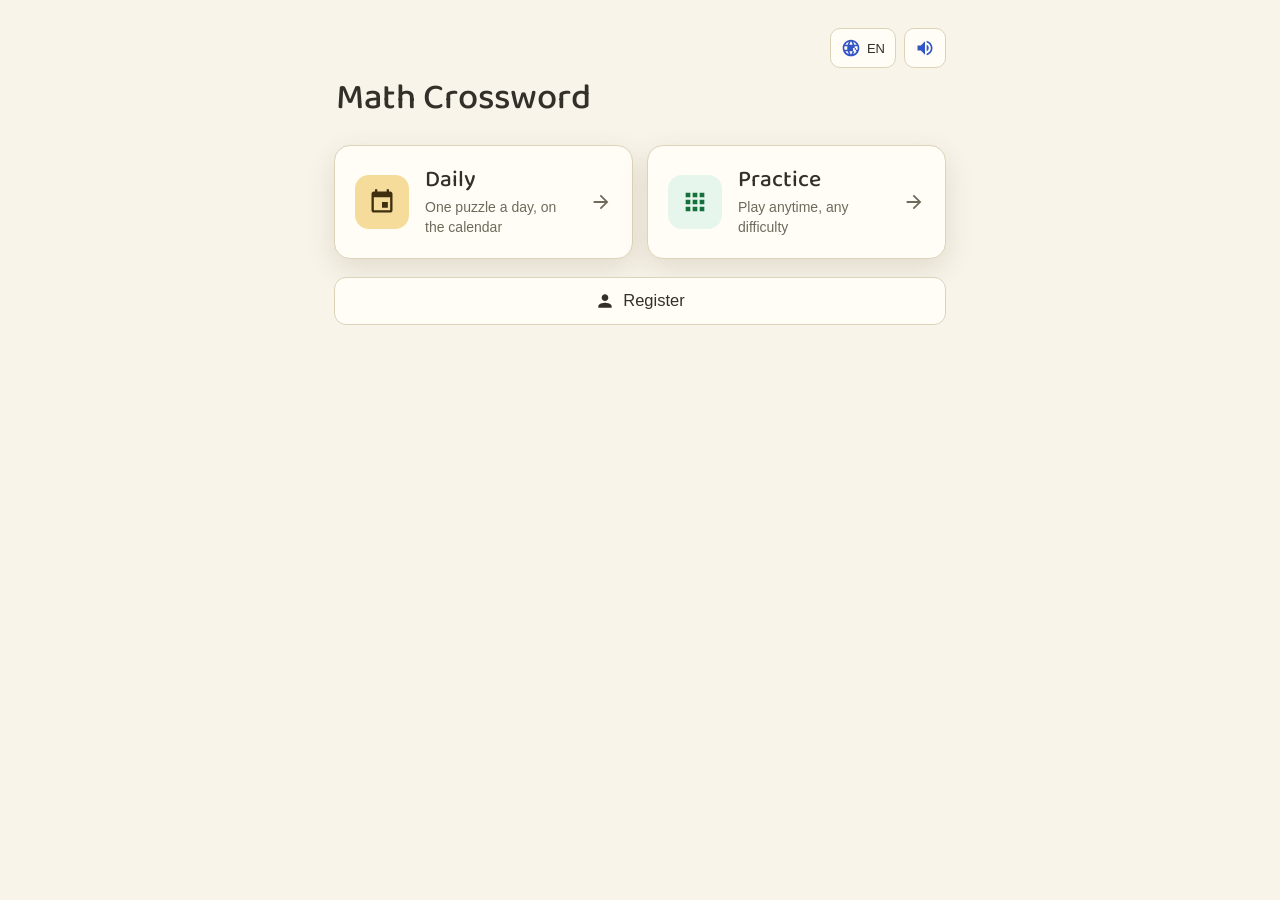
<file: index.html>
<!doctype html>
<html lang="en">
  <head>
    <meta charset="utf-8" />
    <meta name="viewport" content="width=device-width, initial-scale=1, viewport-fit=cover" />
    <meta name="color-scheme" content="light dark" />
    <link rel="icon" href="data:," />
    <title>Math Crossword</title>
    <link rel="preconnect" href="https://fonts.googleapis.com" />
    <link rel="preconnect" href="https://fonts.gstatic.com" crossorigin />
    <link href="https://fonts.googleapis.com/css2?family=Baloo+2:wght@400;500;700&display=swap" rel="stylesheet" />
    <link rel="stylesheet" href="css/game.css" />
    <link rel="stylesheet" href="css/home.css" />
  </head>
  <body>
    <!-- App shell: three views in one page, mirroring the standalone
         files main.html (menu), game.html (the game) and
         calendar.html (the month calendar). nav.js switches views by
         hash route: #/ menu, #/game game, #/calendar calendar. -->

    <!-- ============ main menu (main.html) ============ -->
    <section id="viewMain">
      <main class="home-wrap">
        <!-- language and sound live on the landing page (moved
             here from the game page's top bar at the user's
             request); main.js wires them by id, exactly as before -->
        <div class="home-tools">
          <div class="lang-wrap">
            <button class="btn lang-btn" id="langBtn" type="button" aria-haspopup="menu" aria-expanded="false" aria-label="语言 / Language" title="语言 / Language">
              <svg viewBox="0 0 24 24" fill="currentColor" aria-hidden="true" focusable="false"><use href="assets/icons/sprite.svg#globe"></use></svg>
              <span class="lang-code" id="langCode">EN</span>
            </button>
            <div class="lang-menu" id="langMenu" role="menu" aria-label="Language / 语言">
              <button type="button" role="menuitemradio" data-lang="en" aria-checked="true"><span>English</span><span class="check" aria-hidden="true">✓</span></button>
              <button type="button" role="menuitemradio" data-lang="zh" aria-checked="false"><span>中文</span><span class="check" aria-hidden="true">✓</span></button>
            </div>
          </div>
          <button class="btn sound-btn" id="soundBtn" type="button" aria-pressed="true" aria-label="Turn off the placement sound" title="Turn off the placement sound">
            <svg class="icon-sound-on" viewBox="0 0 24 24" fill="currentColor" aria-hidden="true" focusable="false"><use href="assets/icons/sprite.svg#sound-on"></use></svg>
            <svg class="icon-sound-off" viewBox="0 0 24 24" fill="currentColor" aria-hidden="true" focusable="false"><use href="assets/icons/sprite.svg#sound-off"></use></svg>
          </button>
        </div>

        <!-- the heading shows the game's name in the selected
             language only — never both at once; main.js and
             view.js keep #homeTitle in step with the language -->
        <header class="home-head">
          <h1 id="homeTitle">Math Crossword</h1>
        </header>

        <nav class="menu-list" id="menuList" aria-label="Choose a mode">
          <a class="menu-card" href="#/calendar">
            <span class="menu-icon daily">
              <svg viewBox="0 0 24 24" fill="currentColor" aria-hidden="true" focusable="false"><use href="assets/icons/sprite.svg#calendar"></use></svg>
            </span>
            <span class="menu-text">
              <span class="menu-label" id="menuDailyLabel">Daily</span>
              <span class="menu-desc" id="menuDailyDesc">One puzzle a day, on the calendar</span>
            </span>
            <svg class="menu-arrow" viewBox="0 0 24 24" fill="currentColor" aria-hidden="true" focusable="false"><use href="assets/icons/sprite.svg#back"></use></svg>
          </a>

          <a class="menu-card" href="#/game">
            <span class="menu-icon main">
              <svg viewBox="0 0 24 24" fill="currentColor" aria-hidden="true" focusable="false"><use href="assets/icons/sprite.svg#grid"></use></svg>
            </span>
            <span class="menu-text">
              <span class="menu-label" id="menuMainLabel">Practice</span>
              <span class="menu-desc" id="menuMainDesc">Play anytime, any difficulty</span>
            </span>
            <svg class="menu-arrow" viewBox="0 0 24 24" fill="currentColor" aria-hidden="true" focusable="false"><use href="assets/icons/sprite.svg#back"></use></svg>
          </a>
        </nav>

        <!-- register: a player name kept on this device only.
             The button sits at the bottom of the landing page;
             tapping it opens the popup below, where the player
             enters a name. main.js wires it to MC.Player, which
             stores the names in localStorage and refuses a name
             that is already registered. Once a name is registered
             the user is recognized, so the button is hidden and
             only the names list below remains. -->
        <div class="register-area">
          <button class="btn register-btn" id="registerBtn" type="button" aria-haspopup="dialog">
            <svg viewBox="0 0 24 24" fill="currentColor" aria-hidden="true" focusable="false"><use href="assets/icons/sprite.svg#person"></use></svg>
            <span id="registerBtnLabel">Register</span>
          </button>
          <p class="player-list hidden" id="playerList"></p>
        </div>
      </main>

      <!-- register popup: the name is entered here; a name that
           is already registered shows its error inside this
           popup (in #registerError) and nothing is saved -->
      <div class="register-overlay" id="registerOverlay">
        <div class="register-dialog" role="dialog" aria-modal="true" aria-labelledby="registerTitle">
          <h2 id="registerTitle">Register</h2>
          <form id="registerForm" novalidate>
            <label class="register-label" id="registerNameLabel" for="playerNameInput">Player name</label>
            <input class="register-input" id="playerNameInput" type="text" maxlength="24" autocomplete="off" autocapitalize="words" placeholder="Your name" aria-describedby="registerError" />
            <p class="register-error hidden" id="registerError" role="alert"></p>
            <p class="register-hint" id="registerHint">Kept on this device only.</p>
            <div class="register-actions">
              <button class="btn" id="registerCancelBtn" type="button">Cancel</button>
              <button class="btn primary" id="registerSaveBtn" type="submit">Save</button>
            </div>
          </form>
        </div>
      </div>
    </section>

    <!-- ============ the game (game.html) ============ -->
    <section id="viewGame" class="hidden">
      <main class="wrap">
        <div class="view-bar">
          <a class="back-link" id="gameBackLink" href="#/" aria-label="Back to menu">
            <svg viewBox="0 0 24 24" fill="currentColor" aria-hidden="true" focusable="false"><use href="assets/icons/sprite.svg#back"></use></svg>
          </a>
        </div>

        <div class="statusbar">
          <div class="stats" aria-live="polite">
            <span><span class="label" id="labelMistakes">Mistakes</span><span class="val num" id="mistakes">0/5</span></span>
            <span><span class="label" id="labelTime">Time</span><span class="val num" id="timer">00:00</span></span>
            <span><span class="label" id="labelHints">Hints</span><span class="val num" id="hints">0</span></span>
          </div>
          <div class="actions">
            <button class="btn reset-btn" id="resetBtn" type="button" aria-label="Reset this round — asks for confirmation first" title="Reset this round — asks for confirmation first">
              <svg viewBox="0 0 24 24" fill="currentColor" aria-hidden="true" focusable="false"><use href="assets/icons/sprite.svg#reset"></use></svg>
            </button>
            <button class="btn pause-btn" id="pauseBtn" type="button" aria-pressed="false" aria-label="Pause" title="Pause">
              <svg class="icon-pause" viewBox="0 0 24 24" fill="currentColor" aria-hidden="true" focusable="false"><use href="assets/icons/sprite.svg#pause"></use></svg>
              <svg class="icon-play" viewBox="0 0 24 24" fill="currentColor" aria-hidden="true" focusable="false"><use href="assets/icons/sprite.svg#play"></use></svg>
            </button>
            <button class="btn hint-btn" id="hintBtn" type="button" aria-label="Hint: fill in one correct number" title="Hint">
              <svg viewBox="0 0 24 24" fill="currentColor" aria-hidden="true" focusable="false"><use href="assets/icons/sprite.svg#hint"></use></svg>
            </button>
          </div>
        </div>

        <div class="difficulties" id="diffGroup" role="group" aria-label="Difficulty">
          <button type="button" data-diff="easy" aria-pressed="false">Easy</button>
          <button type="button" data-diff="medium" aria-pressed="true">Medium</button>
          <button type="button" data-diff="hard" aria-pressed="false">Hard</button>
          <button type="button" data-diff="expert" aria-pressed="false">Expert</button>
        </div>

        <div class="board-shell" id="boardShell">
          <div class="board num" id="board" aria-label="Math crossword board"></div>
          <div class="toast" id="toast" role="alert"></div>

          <div class="overlay" id="pauseOverlay">
            <h2 id="pauseTitle">Paused</h2>
            <p id="pauseText">Take a break — continue when you’re ready.</p>
            <div class="row">
              <button class="btn primary" id="resumeBtn" type="button">Resume</button>
            </div>
          </div>

          <div class="overlay end-overlay" id="endOverlay">
            <div class="end-solution-wrap hidden" id="endSolutionWrap">
              <div class="end-solution-label" id="endSolutionLabel">Your completed answer</div>
              <div class="end-solution num" id="endSolution" aria-label="Completed answer"></div>
            </div>
            <h2 id="endTitle">Done!</h2>
            <p id="endText"></p>
            <div class="row">
              <button class="btn" id="retryBtn" type="button">Try again</button>
              <button class="btn primary" id="againBtn" type="button">New puzzle</button>
              <!-- shown only when a Daily round is completed (won):
                   it is the way onward from a finished day, back to
                   the calendar, so the top-left back arrow is hidden
                   in that state (view.js drives both) -->
              <button class="btn primary hidden" id="continueBtn" type="button">Continue</button>
            </div>
          </div>

          <div class="overlay" id="resetConfirmOverlay" role="alertdialog" aria-labelledby="resetConfirmTitle" aria-describedby="resetConfirmText">
            <h2 id="resetConfirmTitle">Reset this round?</h2>
            <p id="resetConfirmText">Resetting clears the numbers you’ve placed, and mistakes and time start over.</p>
            <div class="row">
              <button class="btn" id="resetNoBtn" type="button">No</button>
              <button class="btn primary" id="resetYesBtn" type="button">Yes</button>
            </div>
          </div>
        </div>

        <div class="bank-head">
          <span class="t" id="bankTitle">Number tiles</span>
          <span class="bank-tools">
            <span class="p" id="progress">Filled 0 / 0</span>
            <button class="btn sort-btn" id="sortBtn" type="button" aria-pressed="false" aria-label="Sort tiles from smallest to largest" title="Sort tiles from smallest to largest">
              <svg viewBox="0 0 24 24" fill="currentColor" aria-hidden="true" focusable="false"><use href="assets/icons/sprite.svg#sort"></use></svg>
            </button>
            <button class="btn sort-btn undo-btn" id="undoBtn" type="button" aria-label="Undo last move" title="Undo last move" disabled>
              <svg viewBox="0 0 24 24" fill="currentColor" aria-hidden="true" focusable="false"><use href="assets/icons/sprite.svg#undo"></use></svg>
            </button>
            <button class="btn fullscreen-btn" id="fullscreenBtn" type="button" aria-pressed="false" aria-label="Full screen" title="Full screen">
              <!-- fullscreen glyphs are inlined (paths copied verbatim from
                   assets/icons/fullscreen.svg and fullscreen-exit.svg):
                   the external sprite <use> for these two symbols failed
                   to render on the live page, leaving an empty button,
                   while the other icons resolved fine. -->
              <svg class="icon-fullscreen" viewBox="0 0 24 24" fill="currentColor" aria-hidden="true" focusable="false"><path d="M7 14H5v5h5v-2H7v-3zm-2-4h2V7h3V5H5v5zm12 7h-3v2h5v-5h-2v3zM14 5v2h3v3h2V5h-5z"/></svg>
              <svg class="icon-fullscreen-exit" viewBox="0 0 24 24" fill="currentColor" aria-hidden="true" focusable="false"><path d="M5 16h3v3h2v-5H5v2zm3-8H5v2h5V5H8v3zm6 11h2v-3h3v-2h-5v5zm2-11V5h-2v5h5V8h-3z"/></svg>
            </button>
          </span>
        </div>
        <div class="bank num" id="bank" aria-label="Number tiles"></div>
      </main>
    </section>

    <!-- ============ calendar (calendar.html) ============ -->
    <section id="viewCalendar" class="hidden">
      <main class="home-wrap">
        <div class="view-bar">
          <a class="back-link" href="#/" aria-label="Back to menu">
            <svg viewBox="0 0 24 24" fill="currentColor" aria-hidden="true" focusable="false"><use href="assets/icons/sprite.svg#back"></use></svg>
          </a>
        </div>

        <div class="cal-panel">
          <div class="cal-header">
            <button class="cal-nav-btn" id="calPrevBtn" type="button" aria-label="Previous month" title="Previous month">
              <svg viewBox="0 0 24 24" fill="currentColor" aria-hidden="true" focusable="false"><use href="assets/icons/sprite.svg#back"></use></svg>
            </button>
            <h2 class="cal-title num" id="calTitle">Month</h2>
            <button class="cal-nav-btn cal-next-btn" id="calNextBtn" type="button" aria-label="Next month" title="Next month">
              <svg viewBox="0 0 24 24" fill="currentColor" aria-hidden="true" focusable="false"><use href="assets/icons/sprite.svg#back"></use></svg>
            </button>
          </div>

          <div class="cal-weekdays" aria-hidden="true">
            <span>Sun</span><span>Mon</span><span>Tue</span><span>Wed</span><span>Thu</span><span>Fri</span><span>Sat</span>
          </div>
          <div class="cal-grid num" id="calGrid" role="grid" aria-label="Calendar month"></div>
        </div>
      </main>
    </section>

    <!-- ============ unit tests (#/tests) ============ -->
    <section id="viewTests" class="hidden">
      <main class="home-wrap">
        <div class="view-bar">
          <a class="back-link" href="#/" aria-label="Back to menu">
            <svg viewBox="0 0 24 24" fill="currentColor" aria-hidden="true" focusable="false"><use href="assets/icons/sprite.svg#back"></use></svg>
          </a>
        </div>

        <div class="tests-panel">
          <h2 class="tests-title" id="testsTitle">Unit tests</h2>
          <p class="tests-summary" id="testsSummary"></p>
          <div class="tests-actions">
            <button class="btn primary" id="testsRunBtn" type="button">Run again</button>
          </div>
          <ul class="tests-list" id="testsList"></ul>
        </div>
      </main>
    </section>

    <!-- Modules split by concern, loaded in dependency order as
         classic scripts (the artifact runtime serves them from
         assets/js/): config -> i18n -> ops -> puzzle -> solver ->
         daily -> player -> audio -> state -> drag -> view ->
         main -> calendar -> tests -> nav. main.js wires the game but defers its
         first puzzle while the menu view exists; nav.js boots it
         when the game view opens. -->
    <script src="js/config.js"></script>
    <script src="js/i18n.js"></script>
    <script src="js/ops.js"></script>
    <script src="js/puzzle.js"></script>
    <script src="js/solver.js"></script>
    <script src="js/daily.js"></script>
    <script src="js/player.js"></script>
    <script src="js/audio.js"></script>
    <script src="js/state.js"></script>
    <script src="js/drag.js"></script>
    <script src="js/view.js"></script>
    <script src="js/main.js"></script>
    <script src="js/calendar.js"></script>
    <script src="js/tests.js"></script>
    <script src="js/nav.js"></script>
  </body>
</html>
</file>
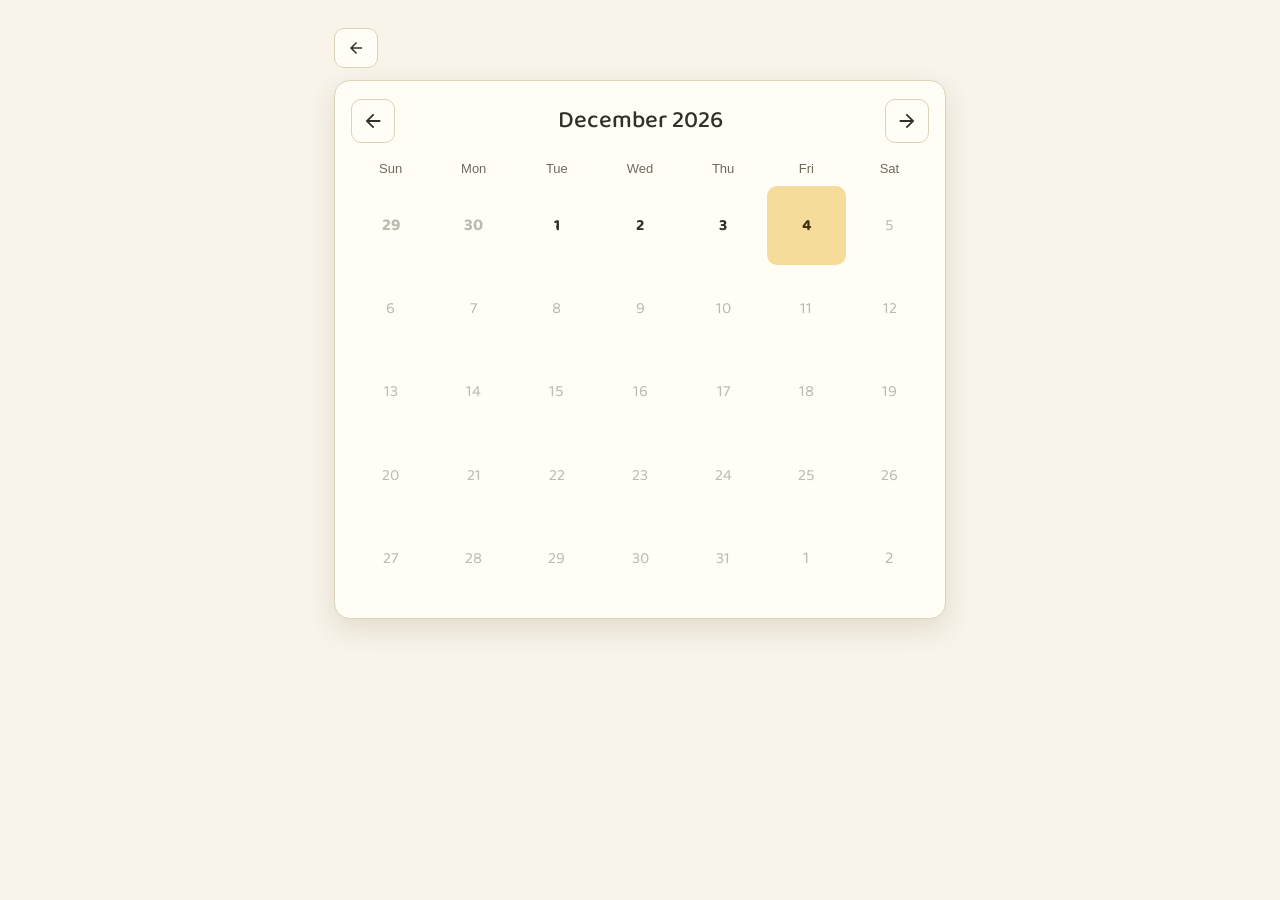
<file: calendar.html>
<!doctype html>
<html lang="en">
  <head>
    <meta charset="utf-8" />
    <meta name="viewport" content="width=device-width, initial-scale=1, viewport-fit=cover" />
    <meta name="color-scheme" content="light dark" />
    <link rel="icon" href="data:," />
    <title>Math Crossword</title>
    <link rel="preconnect" href="https://fonts.googleapis.com" />
    <link rel="preconnect" href="https://fonts.gstatic.com" crossorigin />
    <link href="https://fonts.googleapis.com/css2?family=Baloo+2:wght@400;500;700&display=swap" rel="stylesheet" />
    <link rel="stylesheet" href="css/game.css" />
    <link rel="stylesheet" href="css/home.css" />
  </head>
  <body>
    
    <!-- the Daily calendar page (one puzzle per date) -->
<section id="viewCalendar" >
      <main class="home-wrap">
        <div class="view-bar">
          <a class="back-link" href="main.html" aria-label="Back to menu">
            <svg viewBox="0 0 24 24" fill="currentColor" aria-hidden="true" focusable="false"><use href="assets/icons/sprite.svg#back"></use></svg>
          </a>
        </div>

        <div class="cal-panel">
          <div class="cal-header">
            <button class="cal-nav-btn" id="calPrevBtn" type="button" aria-label="Previous month" title="Previous month">
              <svg viewBox="0 0 24 24" fill="currentColor" aria-hidden="true" focusable="false"><use href="assets/icons/sprite.svg#back"></use></svg>
            </button>
            <h2 class="cal-title num" id="calTitle">Month</h2>
            <button class="cal-nav-btn cal-next-btn" id="calNextBtn" type="button" aria-label="Next month" title="Next month">
              <svg viewBox="0 0 24 24" fill="currentColor" aria-hidden="true" focusable="false"><use href="assets/icons/sprite.svg#back"></use></svg>
            </button>
          </div>

          <div class="cal-weekdays" aria-hidden="true">
            <span>Sun</span><span>Mon</span><span>Tue</span><span>Wed</span><span>Thu</span><span>Fri</span><span>Sat</span>
          </div>
          <div class="cal-grid num" id="calGrid" role="grid" aria-label="Calendar month"></div>
        </div>
      </main>
    </section>

    <script src="js/config.js"></script>
    <script src="js/i18n.js"></script>
    <script src="js/daily.js"></script>
    <script src="js/calendar.js"></script>
  </body>
</html>
</file>
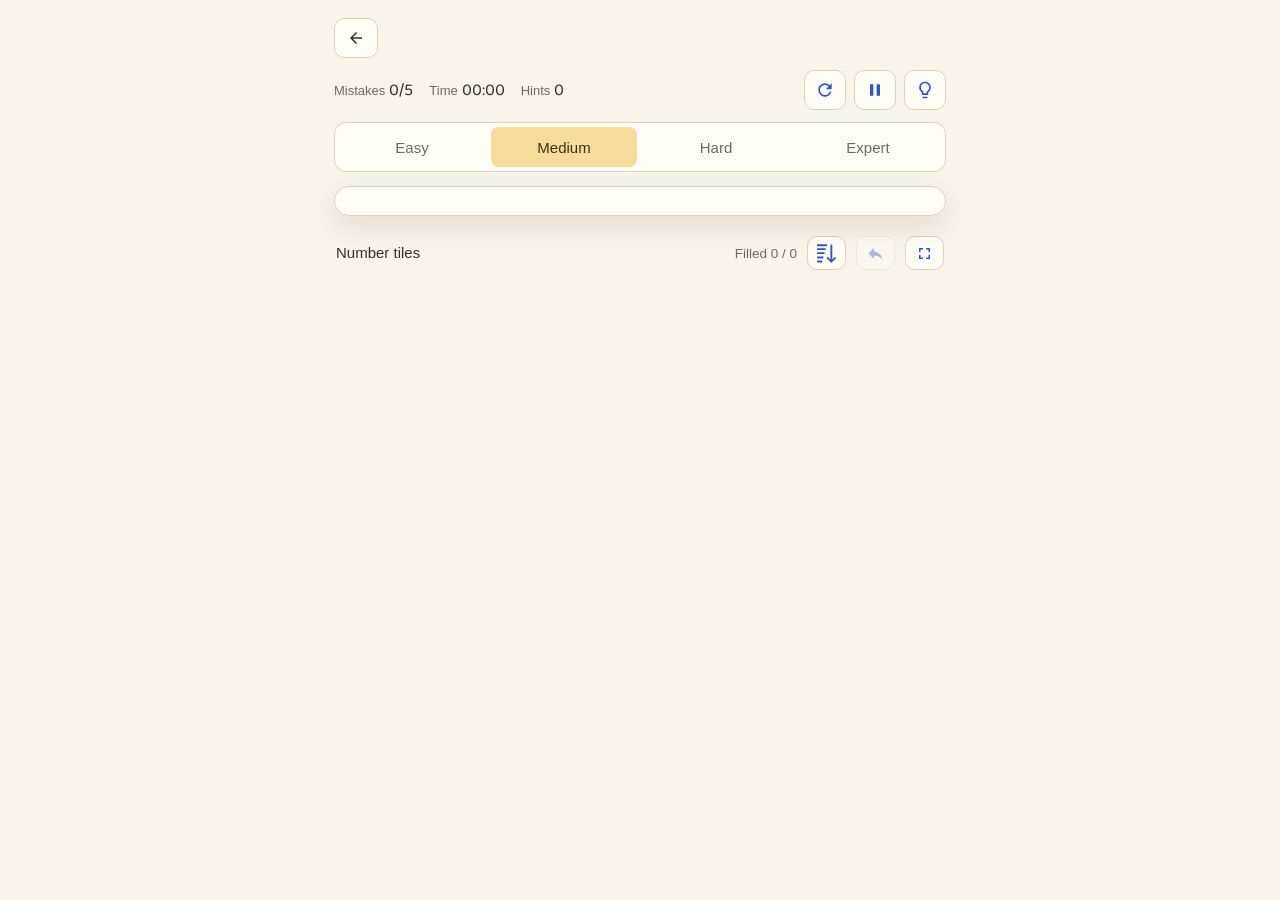
<file: game.html>
<!doctype html>
<html lang="en">
  <head>
    <meta charset="utf-8" />
    <meta name="viewport" content="width=device-width, initial-scale=1, viewport-fit=cover" />
    <meta name="color-scheme" content="light dark" />
    <link rel="icon" href="data:," />
    <title>Math Crossword</title>
    <link rel="preconnect" href="https://fonts.googleapis.com" />
    <link rel="preconnect" href="https://fonts.gstatic.com" crossorigin />
    <link href="https://fonts.googleapis.com/css2?family=Baloo+2:wght@400;500;700&display=swap" rel="stylesheet" />
    <link rel="stylesheet" href="css/game.css" />
    <link rel="stylesheet" href="css/home.css" />
  </head>
  <body>
    
    <!-- the game page (Main practice, or one Daily puzzle via ?daily=YYYY-MM-DD) -->
<section id="viewGame" >
      <main class="wrap">
        <div class="view-bar">
          <a class="back-link" id="gameBackLink" href="main.html" aria-label="Back to menu">
            <svg viewBox="0 0 24 24" fill="currentColor" aria-hidden="true" focusable="false"><use href="assets/icons/sprite.svg#back"></use></svg>
          </a>
        </div>

        <div class="statusbar">
          <div class="stats" aria-live="polite">
            <span><span class="label" id="labelMistakes">Mistakes</span><span class="val num" id="mistakes">0/5</span></span>
            <span><span class="label" id="labelTime">Time</span><span class="val num" id="timer">00:00</span></span>
            <span><span class="label" id="labelHints">Hints</span><span class="val num" id="hints">0</span></span>
          </div>
          <div class="actions">
            <button class="btn reset-btn" id="resetBtn" type="button" aria-label="Reset this round — asks for confirmation first" title="Reset this round — asks for confirmation first">
              <svg viewBox="0 0 24 24" fill="currentColor" aria-hidden="true" focusable="false"><use href="assets/icons/sprite.svg#reset"></use></svg>
            </button>
            <button class="btn pause-btn" id="pauseBtn" type="button" aria-pressed="false" aria-label="Pause" title="Pause">
              <svg class="icon-pause" viewBox="0 0 24 24" fill="currentColor" aria-hidden="true" focusable="false"><use href="assets/icons/sprite.svg#pause"></use></svg>
              <svg class="icon-play" viewBox="0 0 24 24" fill="currentColor" aria-hidden="true" focusable="false"><use href="assets/icons/sprite.svg#play"></use></svg>
            </button>
            <button class="btn hint-btn" id="hintBtn" type="button" aria-label="Hint: fill in one correct number" title="Hint">
              <svg viewBox="0 0 24 24" fill="currentColor" aria-hidden="true" focusable="false"><use href="assets/icons/sprite.svg#hint"></use></svg>
            </button>
          </div>
        </div>

        <div class="difficulties" id="diffGroup" role="group" aria-label="Difficulty">
          <button type="button" data-diff="easy" aria-pressed="false">Easy</button>
          <button type="button" data-diff="medium" aria-pressed="true">Medium</button>
          <button type="button" data-diff="hard" aria-pressed="false">Hard</button>
          <button type="button" data-diff="expert" aria-pressed="false">Expert</button>
        </div>

        <div class="board-shell" id="boardShell">
          <div class="board num" id="board" aria-label="Math crossword board"></div>
          <div class="toast" id="toast" role="alert"></div>

          <div class="overlay" id="pauseOverlay">
            <h2 id="pauseTitle">Paused</h2>
            <p id="pauseText">Take a break — continue when you’re ready.</p>
            <div class="row">
              <button class="btn primary" id="resumeBtn" type="button">Resume</button>
            </div>
          </div>

          <div class="overlay end-overlay" id="endOverlay">
            <div class="end-solution-wrap hidden" id="endSolutionWrap">
              <div class="end-solution-label" id="endSolutionLabel">Your completed answer</div>
              <div class="end-solution num" id="endSolution" aria-label="Completed answer"></div>
            </div>
            <h2 id="endTitle">Done!</h2>
            <p id="endText"></p>
            <div class="row">
              <button class="btn" id="retryBtn" type="button">Try again</button>
              <button class="btn primary" id="againBtn" type="button">New puzzle</button>
              <!-- shown only when a Daily round is completed (won):
                   it is the way onward from a finished day, back to
                   the calendar, so the top-left back arrow is hidden
                   in that state (view.js drives both) -->
              <button class="btn primary hidden" id="continueBtn" type="button">Continue</button>
            </div>
          </div>

          <div class="overlay" id="resetConfirmOverlay" role="alertdialog" aria-labelledby="resetConfirmTitle" aria-describedby="resetConfirmText">
            <h2 id="resetConfirmTitle">Reset this round?</h2>
            <p id="resetConfirmText">Resetting clears the numbers you’ve placed, and mistakes and time start over.</p>
            <div class="row">
              <button class="btn" id="resetNoBtn" type="button">No</button>
              <button class="btn primary" id="resetYesBtn" type="button">Yes</button>
            </div>
          </div>
        </div>

        <div class="bank-head">
          <span class="t" id="bankTitle">Number tiles</span>
          <span class="bank-tools">
            <span class="p" id="progress">Filled 0 / 0</span>
            <button class="btn sort-btn" id="sortBtn" type="button" aria-pressed="false" aria-label="Sort tiles from smallest to largest" title="Sort tiles from smallest to largest">
              <svg viewBox="0 0 24 24" fill="currentColor" aria-hidden="true" focusable="false"><use href="assets/icons/sprite.svg#sort"></use></svg>
            </button>
            <button class="btn sort-btn undo-btn" id="undoBtn" type="button" aria-label="Undo last move" title="Undo last move" disabled>
              <svg viewBox="0 0 24 24" fill="currentColor" aria-hidden="true" focusable="false"><use href="assets/icons/sprite.svg#undo"></use></svg>
            </button>
            <button class="btn fullscreen-btn" id="fullscreenBtn" type="button" aria-pressed="false" aria-label="Full screen" title="Full screen">
              <!-- fullscreen glyphs are inlined (paths copied verbatim from
                   assets/icons/fullscreen.svg and fullscreen-exit.svg):
                   the external sprite <use> for these two symbols failed
                   to render on the live page, leaving an empty button,
                   while the other icons resolved fine. -->
              <svg class="icon-fullscreen" viewBox="0 0 24 24" fill="currentColor" aria-hidden="true" focusable="false"><path d="M7 14H5v5h5v-2H7v-3zm-2-4h2V7h3V5H5v5zm12 7h-3v2h5v-5h-2v3zM14 5v2h3v3h2V5h-5z"/></svg>
              <svg class="icon-fullscreen-exit" viewBox="0 0 24 24" fill="currentColor" aria-hidden="true" focusable="false"><path d="M5 16h3v3h2v-5H5v2zm3-8H5v2h5V5H8v3zm6 11h2v-3h3v-2h-5v5zm2-11V5h-2v5h5V8h-3z"/></svg>
            </button>
          </span>
        </div>
        <div class="bank num" id="bank" aria-label="Number tiles"></div>
      </main>
    </section>

    <script src="js/config.js"></script>
    <script src="js/i18n.js"></script>
    <script src="js/ops.js"></script>
    <script src="js/puzzle.js"></script>
    <script src="js/solver.js"></script>
    <script src="js/daily.js"></script>
    <script src="js/player.js"></script>
    <script src="js/audio.js"></script>
    <script src="js/state.js"></script>
    <script src="js/drag.js"></script>
    <script src="js/view.js"></script>
    <script src="js/main.js"></script>
    <script src="js/calendar.js"></script>
  </body>
</html>
</file>
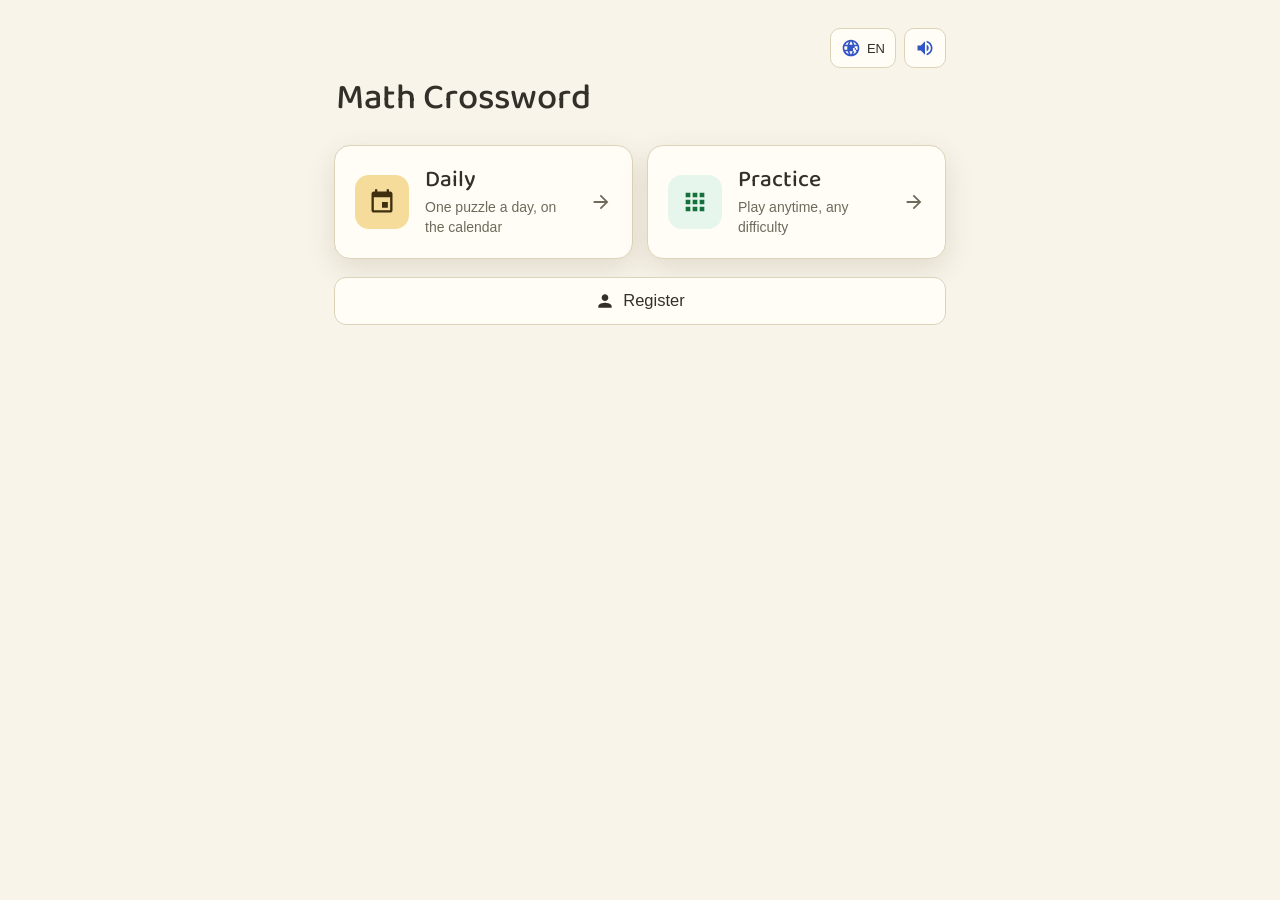
<file: main.html>
<!doctype html>
<html lang="en">
  <head>
    <meta charset="utf-8" />
    <meta name="viewport" content="width=device-width, initial-scale=1, viewport-fit=cover" />
    <meta name="color-scheme" content="light dark" />
    <link rel="icon" href="data:," />
    <title>Math Crossword</title>
    <link rel="preconnect" href="https://fonts.googleapis.com" />
    <link rel="preconnect" href="https://fonts.gstatic.com" crossorigin />
    <link href="https://fonts.googleapis.com/css2?family=Baloo+2:wght@400;500;700&display=swap" rel="stylesheet" />
    <link rel="stylesheet" href="css/game.css" />
    <link rel="stylesheet" href="css/home.css" />
  </head>
  <body>
    
    <!-- main menu page (the Daily / Practice landing page) -->
<section id="viewMain">
      <main class="home-wrap">
        <!-- language and sound live on the landing page (moved
             here from the game page's top bar at the user's
             request); main.js wires them by id, exactly as before -->
        <div class="home-tools">
          <div class="lang-wrap">
            <button class="btn lang-btn" id="langBtn" type="button" aria-haspopup="menu" aria-expanded="false" aria-label="语言 / Language" title="语言 / Language">
              <svg viewBox="0 0 24 24" fill="currentColor" aria-hidden="true" focusable="false"><use href="assets/icons/sprite.svg#globe"></use></svg>
              <span class="lang-code" id="langCode">EN</span>
            </button>
            <div class="lang-menu" id="langMenu" role="menu" aria-label="Language / 语言">
              <button type="button" role="menuitemradio" data-lang="en" aria-checked="true"><span>English</span><span class="check" aria-hidden="true">✓</span></button>
              <button type="button" role="menuitemradio" data-lang="zh" aria-checked="false"><span>中文</span><span class="check" aria-hidden="true">✓</span></button>
            </div>
          </div>
          <button class="btn sound-btn" id="soundBtn" type="button" aria-pressed="true" aria-label="Turn off the placement sound" title="Turn off the placement sound">
            <svg class="icon-sound-on" viewBox="0 0 24 24" fill="currentColor" aria-hidden="true" focusable="false"><use href="assets/icons/sprite.svg#sound-on"></use></svg>
            <svg class="icon-sound-off" viewBox="0 0 24 24" fill="currentColor" aria-hidden="true" focusable="false"><use href="assets/icons/sprite.svg#sound-off"></use></svg>
          </button>
        </div>

        <!-- the heading shows the game's name in the selected
             language only — never both at once; main.js and
             view.js keep #homeTitle in step with the language -->
        <header class="home-head">
          <h1 id="homeTitle">Math Crossword</h1>
        </header>

        <nav class="menu-list" id="menuList" aria-label="Choose a mode">
          <a class="menu-card" id="menuDailyCard" href="calendar.html">
            <span class="menu-icon daily">
              <svg viewBox="0 0 24 24" fill="currentColor" aria-hidden="true" focusable="false"><use href="assets/icons/sprite.svg#calendar"></use></svg>
            </span>
            <span class="menu-text">
              <span class="menu-label" id="menuDailyLabel">Daily</span>
              <span class="menu-desc" id="menuDailyDesc">One puzzle a day, on the calendar</span>
            </span>
            <svg class="menu-arrow" viewBox="0 0 24 24" fill="currentColor" aria-hidden="true" focusable="false"><use href="assets/icons/sprite.svg#back"></use></svg>
          </a>

          <a class="menu-card" id="menuMainCard" href="game.html">
            <span class="menu-icon main">
              <svg viewBox="0 0 24 24" fill="currentColor" aria-hidden="true" focusable="false"><use href="assets/icons/sprite.svg#grid"></use></svg>
            </span>
            <span class="menu-text">
              <span class="menu-label" id="menuMainLabel">Practice</span>
              <span class="menu-desc" id="menuMainDesc">Play anytime, any difficulty</span>
            </span>
            <svg class="menu-arrow" viewBox="0 0 24 24" fill="currentColor" aria-hidden="true" focusable="false"><use href="assets/icons/sprite.svg#back"></use></svg>
          </a>
        </nav>

        <!-- register: a player name kept on this device only.
             The button sits at the bottom of the landing page;
             tapping it opens the popup below, where the player
             enters a name. main.js wires it to MC.Player, which
             stores the names in localStorage and refuses a name
             that is already registered. Once a name is registered
             the user is recognized, so the button is hidden and
             only the names list below remains. -->
        <div class="register-area">
          <button class="btn register-btn" id="registerBtn" type="button" aria-haspopup="dialog">
            <svg viewBox="0 0 24 24" fill="currentColor" aria-hidden="true" focusable="false"><use href="assets/icons/sprite.svg#person"></use></svg>
            <span id="registerBtnLabel">Register</span>
          </button>
          <p class="player-list hidden" id="playerList"></p>
        </div>
      </main>

      <!-- register popup: the name is entered here; a name that
           is already registered shows its error inside this
           popup (in #registerError) and nothing is saved -->
      <div class="register-overlay" id="registerOverlay">
        <div class="register-dialog" role="dialog" aria-modal="true" aria-labelledby="registerTitle">
          <h2 id="registerTitle">Register</h2>
          <form id="registerForm" novalidate>
            <label class="register-label" id="registerNameLabel" for="playerNameInput">Player name</label>
            <input class="register-input" id="playerNameInput" type="text" maxlength="24" autocomplete="off" autocapitalize="words" placeholder="Your name" aria-describedby="registerError" />
            <p class="register-error hidden" id="registerError" role="alert"></p>
            <p class="register-hint" id="registerHint">Kept on this device only.</p>
            <div class="register-actions">
              <button class="btn" id="registerCancelBtn" type="button">Cancel</button>
              <button class="btn primary" id="registerSaveBtn" type="submit">Save</button>
            </div>
          </form>
        </div>
      </div>
    </section>

    <script src="js/config.js"></script>
    <script src="js/i18n.js"></script>
    <script src="js/player.js"></script>
    <script src="js/audio.js"></script>
    <!-- Landing wiring (the menu page's own script): the shared
         main.js cannot load here — it wires game controls that do
         not exist on this page. This mirrors its landing section:
         language menu, sound switch, and the heading / card labels
         in the stored language from the first paint. -->
    <script>
    (function (global) {
      "use strict";
      var MC = global.MC || (global.MC = {});
      var i18n = MC.i18n;
      var audio = MC.audio;
      function element(id) { return document.getElementById(id); }
      var langButton = element("langBtn");
      var langMenu = element("langMenu");
      var soundButton = element("soundBtn");
      function syncLanding() {
        document.title = i18n.translate("title");
        document.documentElement.lang = i18n.translate("htmlLang");
        var homeTitle = element("homeTitle");
        if (homeTitle) homeTitle.textContent = i18n.translate("title");
        var setText = function (id, key) {
          var el = element(id);
          if (el) el.textContent = i18n.translate(key);
        };
        setText("menuDailyLabel", "menuDaily");
        setText("menuDailyDesc", "menuDailyDesc");
        setText("menuMainLabel", "menuMain");
        setText("menuMainDesc", "menuMainDesc");
        var menuList = element("menuList");
        if (menuList) menuList.setAttribute("aria-label", i18n.translate("menuChoose"));
        var langCode = element("langCode");
        if (langCode) langCode.textContent = i18n.translate("code");
        document.querySelectorAll("#langMenu button").forEach(function (button) {
          button.setAttribute("aria-checked", button.dataset.lang === i18n.language() ? "true" : "false");
        });
        if (soundButton) {
          var enabled = audio.isEnabled();
          soundButton.setAttribute("aria-pressed", enabled ? "true" : "false");
          var label = i18n.translate(enabled ? "soundOffLabel" : "soundOnLabel");
          soundButton.setAttribute("aria-label", label);
          soundButton.title = label;
        }
        renderRegister();
      }
      /* Register: a player name kept on this device only (mirrors
         main.js's renderRegister/openRegister/submit). Once a name
         is registered the user is recognized, so the button hides
         and only the names list below remains. A name that is
         already registered shows its error inside the popup and
         is not saved. The registration gate (mirrors main.js):
         playing requires a registered name, so an unregistered
         tap on a Daily / Practice card opens this popup instead
         and the destination waits in pendingDestination; saving
         a name carries on there, cancelling drops it. */
      var registerOverlay = element("registerOverlay");
      var registerForm = element("registerForm");
      var playerNameInput = element("playerNameInput");
      var registerError = element("registerError");
      function showRegisterError(message) {
        if (!registerError) return;
        registerError.textContent = message;
        registerError.classList.remove("hidden");
        if (playerNameInput) playerNameInput.setAttribute("aria-invalid", "true");
      }
      function clearRegisterError() {
        if (registerError) { registerError.textContent = ""; registerError.classList.add("hidden"); }
        if (playerNameInput) playerNameInput.removeAttribute("aria-invalid");
      }
      function renderRegister() {
        var Player = MC.Player;
        var registered = Player ? Player.list() : [];
        var registerBtnEl = element("registerBtn");
        if (registerBtnEl) registerBtnEl.classList.toggle("hidden", registered.length > 0);
        var setText = function (id, key) {
          var el = element(id);
          if (el) el.textContent = i18n.translate(key);
        };
        setText("registerBtnLabel", "register");
        setText("registerTitle", "registerTitle");
        setText("registerNameLabel", "registerLabel");
        if (playerNameInput) playerNameInput.placeholder = i18n.translate("registerPlaceholder");
        setText("registerHint", "registerHint");
        setText("registerSaveBtn", "registerSave");
        setText("registerCancelBtn", "registerCancel");
        var list = element("playerList");
        if (list && Player) {
          if (registered.length) {
            list.textContent = i18n.translate("registeredPlayers") + ": " + registered.join(", ");
            list.classList.remove("hidden");
          } else {
            list.textContent = "";
            list.classList.add("hidden");
          }
        }
      }
      function openRegister() {
        if (!registerOverlay) return;
        clearRegisterError();
        if (playerNameInput) playerNameInput.value = "";
        registerOverlay.classList.add("show");
        if (playerNameInput) playerNameInput.focus();
      }
      function closeRegister() {
        if (!registerOverlay) return;
        registerOverlay.classList.remove("show");
        var btn = element("registerBtn");
        if (btn) btn.focus();
      }
      /* ---------- the registration gate (mirrors main.js) ---------- */
      var pendingDestination = null;
      function isRegistered() {
        return !!(MC.Player && MC.Player.list().length > 0);
      }
      /* returns true when the tap was blocked (popup opened) and
         false when the player is registered and may proceed */
      function requireRegistration(destination) {
        if (isRegistered()) return false;
        pendingDestination = destination || null;
        openRegister();
        return true;
      }
      function proceedToDestination(destination) {
        if (!destination) return;
        if (destination.type === "calendar") global.location.href = "calendar.html";
        else if (destination.type === "practice") global.location.href = "game.html";
      }
      function cancelRegister() {
        pendingDestination = null;
        closeRegister();
      }
      var registerBtn = element("registerBtn");
      if (registerBtn) registerBtn.addEventListener("click", function () {
        /* a plain Register tap has no destination behind it:
           saving a name here just closes the popup */
        pendingDestination = null;
        openRegister();
      });
      var registerCancelBtn = element("registerCancelBtn");
      if (registerCancelBtn) registerCancelBtn.addEventListener("click", cancelRegister);
      if (registerOverlay) registerOverlay.addEventListener("click", function (event) {
        if (event.target === registerOverlay) cancelRegister();
      });
      document.addEventListener("keydown", function (event) {
        if (event.key === "Escape" && registerOverlay && registerOverlay.classList.contains("show")) cancelRegister();
      });
      if (playerNameInput) playerNameInput.addEventListener("input", clearRegisterError);
      if (registerForm) registerForm.addEventListener("submit", function (event) {
        event.preventDefault();
        if (!MC.Player || !playerNameInput) return;
        var name = playerNameInput.value.trim();
        if (!name) {
          showRegisterError(i18n.translate("registerEmpty"));
          playerNameInput.focus();
          return;
        }
        if (MC.Player.isTaken(name)) {
          showRegisterError(i18n.translate("registerTaken"));
          playerNameInput.focus();
          playerNameInput.select();
          return;
        }
        if (!MC.Player.add(name)) {
          showRegisterError(i18n.translate("registerTaken"));
          return;
        }
        /* a name is saved: when this popup was the gate in front
           of a Daily or Practice tap, carry on to where the
           player was headed; a plain Register-button save just
           closes */
        var destination = pendingDestination;
        pendingDestination = null;
        closeRegister();
        renderRegister();
        proceedToDestination(destination);
      });
      /* the menu cards are gated the same way as in the shell:
         an unregistered tap opens the register popup instead of
         following the card's link, and saving a name continues
         on to the calendar / game page */
      var dailyCard = element("menuDailyCard");
      if (dailyCard) dailyCard.addEventListener("click", function (event) {
        if (requireRegistration({ type: "calendar" })) event.preventDefault();
      });
      var mainCard = element("menuMainCard");
      if (mainCard) mainCard.addEventListener("click", function (event) {
        if (requireRegistration({ type: "practice" })) event.preventDefault();
      });
      function closeLangMenu() {
        langMenu.classList.remove("show");
        langButton.setAttribute("aria-expanded", "false");
      }
      langButton.addEventListener("click", function (event) {
        event.stopPropagation();
        var open = langMenu.classList.toggle("show");
        langButton.setAttribute("aria-expanded", open ? "true" : "false");
      });
      document.querySelectorAll("#langMenu button").forEach(function (button) {
        button.addEventListener("click", function () {
          if (i18n.setLanguage(button.dataset.lang)) syncLanding();
          closeLangMenu();
        });
      });
      document.addEventListener("click", function (event) {
        if (!event.target.closest(".lang-wrap")) closeLangMenu();
      });
      document.addEventListener("keydown", function (event) {
        if (event.key === "Escape") closeLangMenu();
      });
      soundButton.addEventListener("click", function () {
        audio.toggle();
        var enabled = audio.isEnabled();
        soundButton.setAttribute("aria-pressed", enabled ? "true" : "false");
        var label = i18n.translate(enabled ? "soundOffLabel" : "soundOnLabel");
        soundButton.setAttribute("aria-label", label);
        soundButton.title = label;
      });
      syncLanding();
    })(window);
    </script>
  </body>
</html>
</file>
<file: css/game.css>
button, [role="button"], select, summary, input:not([type="checkbox"], [type="radio"]) { min-height: 2rem; }

:root {
  --bg: #f8f4ea;
  --panel: #fffdf6;
  --ink: #33302a;
  --ink-soft: #6f6a5c;
  --line: #ddd3b8;
  --given-bg: #f6dc9a;
  --given-line: #d3af55;
  --given-ink: #3d2f10;
  --op-bg: #f1cf7e;
  --blank-bg: #fffef9;
  --blank-line: #c9bd97;
  --filled-bg: #dcf2e1;
  --filled-line: #8fc7a0;
  --filled-ink: #166534;
  --accent: #d97706;
  --accent-ink: #ffffff;
  --tile-bg: #e7f6ec;
  --tile-line: #79b78d;
  --tile-ink: #14713c;
  --danger: #dc2626;
  --danger-bg: #fde8e8;
  --sort-ink: #3355c4;
  --overlay-bg: rgba(248, 244, 234, 0.97);
  --shadow: 0 10px 28px rgba(93, 74, 28, 0.14);
}
@media (prefers-color-scheme: dark) {
  :root {
    --bg: #191a16;
    --panel: #22241e;
    --ink: #ece7d8;
    --ink-soft: #a79f8a;
    --line: #454133;
    --given-bg: #66531c;
    --given-line: #8a6f27;
    --given-ink: #ffe9a8;
    --op-bg: #59481a;
    --blank-bg: #26281f;
    --blank-line: #5b553d;
    --filled-bg: #1d4630;
    --filled-line: #2f7a4c;
    --filled-ink: #a9e6bb;
    --accent: #f59e0b;
    --accent-ink: #231a02;
    --tile-bg: #173326;
    --tile-line: #2f7a4c;
    --tile-ink: #8fe3ae;
    --danger: #f87171;
    --danger-bg: #4a1f1f;
    --sort-ink: #93aef5;
    --overlay-bg: rgba(25, 26, 22, 0.97);
    --shadow: 0 10px 28px rgba(0, 0, 0, 0.45);
  }
}

* { box-sizing: border-box; }
html, body { margin: 0; padding: 0; }
body {
  background: var(--bg);
  color: var(--ink);
  font-family: "PingFang SC", "Hiragino Sans GB", "Microsoft YaHei", "Noto Sans SC", sans-serif;
  -webkit-font-smoothing: antialiased;
}
.num { font-family: "Baloo 2", "PingFang SC", "Microsoft YaHei", sans-serif; }
.hidden { display: none !important; }

.wrap {
  max-width: 640px;
  margin: 0 auto;
  padding: 18px 14px 40px;
}

/* ---------- status bar ---------- */
.statusbar {
  display: flex;
  align-items: center;
  justify-content: space-between;
  gap: 10px;
  flex-wrap: wrap;
  margin-bottom: 12px;
}
.stats { display: flex; gap: 16px; align-items: baseline; font-size: 15px; }
.stats .label { color: var(--ink-soft); font-size: 13px; margin-right: 4px; }
.stats .val { font-weight: 400; font-size: 17px; }
.stats .val.bad { color: var(--danger); }
.actions { display: flex; gap: 8px; }
.btn {
  appearance: none;
  border: 1px solid var(--line);
  background: var(--panel);
  color: var(--ink);
  border-radius: 10px;
  padding: 8px 14px;
  font-size: 14px;
  font-family: inherit;
  cursor: pointer;
  min-height: 40px;
  display: inline-flex;
  align-items: center;
  gap: 6px;
}
.btn:hover { border-color: var(--accent); }
.btn.primary {
  background: var(--accent);
  border-color: var(--accent);
  color: var(--accent-ink);
  font-weight: 400;
}
.actions { flex-wrap: wrap; }
.reset-btn { color: var(--sort-ink); padding: 8px 10px; justify-content: center; }
.reset-btn svg { width: 20px; height: 20px; display: block; flex: none; }
.sound-btn { color: var(--sort-ink); padding: 8px 10px; justify-content: center; }
.sound-btn svg { width: 20px; height: 20px; display: block; flex: none; }
/* like the other icon buttons, the sound button itself never
   highlights or dims — only the glyph changes when sound is off */
.sound-btn .icon-sound-off { display: none; }
.sound-btn[aria-pressed="false"] .icon-sound-on { display: none; }
.sound-btn[aria-pressed="false"] .icon-sound-off { display: block; }
.pause-btn, .hint-btn { color: var(--sort-ink); padding: 8px 10px; justify-content: center; }
.pause-btn svg, .hint-btn svg { width: 20px; height: 20px; display: block; flex: none; }
.pause-btn .icon-play { display: none; }
.pause-btn.paused .icon-pause { display: none; }
.pause-btn.paused .icon-play { display: block; }
/* fullscreen: like the other icon buttons, no highlight or dimmed
   state — only the glyph swaps between expand and collapse */
.fullscreen-btn { color: var(--sort-ink); padding: 8px 10px; justify-content: center; }
.fullscreen-btn svg { width: 20px; height: 20px; display: block; flex: none; }
.fullscreen-btn .icon-fullscreen-exit { display: none; }
.fullscreen-btn[aria-pressed="true"] .icon-fullscreen { display: none; }
.fullscreen-btn[aria-pressed="true"] .icon-fullscreen-exit { display: block; }
/* ---------- fullscreen layout ----------
   Applied both via the :fullscreen pseudo-class (the fullscreen
   element is <html>) and via the .is-fullscreen class the view
   toggles on <body> from fullscreenchange, so the layout follows
   the real state however it was entered or left (button, Esc, F11). */
:fullscreen { background: var(--bg); overflow-x: hidden; overflow-y: auto; }
:fullscreen .wrap,
body.is-fullscreen .wrap {
  min-height: 100vh;
  min-height: 100dvh;
  display: flex;
  flex-direction: column;
  justify-content: center;
  max-width: 760px;
  padding-top: max(18px, env(safe-area-inset-top));
  padding-bottom: max(28px, env(safe-area-inset-bottom));
  padding-left: max(14px, env(safe-area-inset-left));
  padding-right: max(14px, env(safe-area-inset-right));
}
:fullscreen .board-shell,
body.is-fullscreen .board-shell { width: 100%; }
:fullscreen .board,
body.is-fullscreen .board {
  max-width: min(100%, calc(var(--cols, 9) * 72px));
  margin: 0 auto;
}
:fullscreen .bank,
body.is-fullscreen .bank { width: 100%; }
/* ---------- expanded fallback ----------
   Used when the Fullscreen API is denied (the app frame reports
   fullscreenEnabled === false): the game instead fills the whole
   frame in-page. The wrap goes fixed full-frame while the
   .is-fullscreen rules above — toggled together with .is-expanded —
   keep the centred column layout; the button or Esc collapses it. */
body.is-expanded { overflow: hidden; }
body.is-expanded .wrap {
  position: fixed;
  inset: 0;
  z-index: 60;
  margin: 0 auto;
  overflow-y: auto;
  background: var(--bg);
}
/* ---------- language ---------- */
.lang-wrap { position: relative; }
.lang-btn { color: var(--sort-ink); padding: 8px 10px; justify-content: center; gap: 6px; }
.lang-btn svg { width: 20px; height: 20px; display: block; flex: none; }
.lang-btn .lang-code { font-size: 13px; line-height: 1; color: var(--ink); }
.lang-menu {
  position: absolute;
  right: 0;
  top: calc(100% + 6px);
  background: var(--panel);
  border: 1px solid var(--line);
  border-radius: 12px;
  box-shadow: var(--shadow);
  padding: 4px;
  min-width: 148px;
  z-index: 30;
  display: none;
  flex-direction: column;
  gap: 2px;
}
.lang-menu.show { display: flex; }
.lang-menu button {
  appearance: none;
  border: 0;
  background: transparent;
  color: var(--ink);
  font-family: inherit;
  font-size: 14.5px;
  text-align: left;
  padding: 9px 12px;
  border-radius: 8px;
  cursor: pointer;
  min-height: 40px;
  display: flex;
  justify-content: space-between;
  align-items: center;
  gap: 12px;
}
.lang-menu button:hover { background: var(--bg); }
.lang-menu button[aria-checked="true"] { background: var(--given-bg); color: var(--given-ink); }
.lang-menu button .check { visibility: hidden; font-size: 14px; }
.lang-menu button[aria-checked="true"] .check { visibility: visible; }
/* ---------- difficulty ---------- */
.difficulties {
  display: flex;
  gap: 6px;
  background: var(--panel);
  border: 1px solid var(--line);
  border-radius: 12px;
  padding: 4px;
  margin-bottom: 14px;
}
.difficulties button {
  flex: 1;
  appearance: none;
  border: 0;
  background: transparent;
  color: var(--ink-soft);
  font-family: inherit;
  font-size: 15px;
  padding: 8px 0;
  min-height: 40px;
  border-radius: 8px;
  cursor: pointer;
}
.difficulties button[aria-pressed="true"] {
  background: var(--given-bg);
  color: var(--given-ink);
  font-weight: 400;
}

/* ---------- board ---------- */
.board-shell {
  position: relative;
  background: var(--panel);
  border: 1px solid var(--line);
  border-radius: 16px;
  box-shadow: var(--shadow);
  padding: 14px 10px;
  display: flex;
  justify-content: center;
}
.board {
  display: grid;
  gap: 3px;
  width: 100%;
  /* board sizing is driven by custom properties the view sets with
     setProperty — never by JS writing layout styles directly */
  grid-template-columns: repeat(var(--cols, 9), 1fr);
  max-width: calc(var(--cols, 9) * 58px);
  font-size: var(--board-font, 20px);
}
.cell {
  aspect-ratio: 1 / 1;
  display: flex;
  align-items: center;
  justify-content: center;
  font-weight: 400;
  border-radius: 5px;
  line-height: 1;
  user-select: none;
  -webkit-user-select: none;
}
.cell.empty { visibility: hidden; }
.cell.given {
  background: var(--given-bg);
  border: 1.5px solid var(--given-line);
  color: var(--given-ink);
}
.cell.op, .cell.eq {
  background: var(--op-bg);
  border: 1.5px solid var(--given-line);
  color: var(--given-ink);
  /* operators (+ − × ÷ =) render larger than the numbers so they read clearly */
  font-size: 1.38em;
  font-weight: 400;
}
.cell.blank {
  background: var(--blank-bg);
  border: 1.5px solid var(--blank-line);
  color: var(--filled-ink);
  cursor: pointer;
  padding: 0;
  font-family: inherit;
  width: 100%;
}
.cell.blank:hover { border-color: var(--accent); }
/* no native focus ring on a cell: a fresh board shows no
   outlined cell until the player taps one to select it */
.cell.blank:focus { outline: none; }
.cell.blank:focus-visible { outline: 2px solid var(--accent); outline-offset: 1px; }
.cell.blank.selected {
  border-color: var(--accent);
  box-shadow: 0 0 0 2.5px var(--accent);
}
.cell.blank.filled {
  background: var(--filled-bg);
  border-color: var(--filled-line);
  color: var(--filled-ink);
  cursor: pointer;
  /* placed numbers render at tile size so they don't shrink in the cell */
  font-size: 1.22em;
  font-weight: 400;
}
/* a filled number that makes its completed equation fail stays in
   place, marked red until the player takes it back or replaces it */
.cell.blank.filled.wrong {
  background: var(--danger-bg);
  border-color: var(--danger);
  color: var(--danger);
}
.cell.blank.wrong-flash {
  background: var(--danger-bg);
  border-color: var(--danger);
  color: var(--danger);
}
@keyframes shake {
  0%, 100% { transform: translateX(0); }
  20% { transform: translateX(-4px); }
  40% { transform: translateX(4px); }
  60% { transform: translateX(-3px); }
  80% { transform: translateX(3px); }
}
.shake { animation: shake 0.35s ease; }
@media (prefers-reduced-motion: reduce) {
  .shake { animation: none; }
}

/* ---------- overlays ---------- */
.overlay {
  position: absolute;
  inset: 0;
  border-radius: 16px;
  background: var(--overlay-bg);
  display: none;
  flex-direction: column;
  align-items: center;
  justify-content: center;
  gap: 10px;
  text-align: center;
  padding: 24px;
  z-index: 5;
}
.overlay.show { display: flex; }
/* the reset confirmation sits above the pause / end overlays */
#resetConfirmOverlay { z-index: 7; }
.overlay h2 { margin: 0; font-size: 26px; font-weight: 400; }
.overlay p { margin: 0; color: var(--ink-soft); font-size: 15px; line-height: 1.6; }
.overlay .row { display: flex; gap: 10px; flex-wrap: wrap; justify-content: center; margin-top: 6px; }
/* ---------- end overlay: completed answer on top ----------
   The finished board sits at the top of the final page; the
   "All correct!" heading and the time / mistakes line move down
   below it to make room. The column starts at the top and scrolls
   if a large (Expert) answer ever outgrows the board panel, while
   the auto margins keep the whole group centred when it fits. */
.end-overlay {
  justify-content: flex-start;
  overflow-y: auto;
  padding: 18px 16px 20px;
  gap: 8px;
}
.end-overlay .end-solution-wrap { margin-top: auto; }
.end-overlay .row { margin-bottom: auto; }
.end-overlay:not(:has(.end-solution-wrap:not(.hidden))) h2 { margin-top: auto; }
.end-solution-wrap {
  display: flex;
  flex-direction: column;
  align-items: center;
  gap: 8px;
  width: 100%;
}
.end-solution-label { font-size: 14px; color: var(--ink-soft); }
.end-solution {
  display: grid;
  gap: 2px;
  /* recap sizing: each cell is 32px — about half the main board's
     58px cells — so the board's width is derived from its column
     count (32px per cell plus the 2px gaps between them), never
     from the panel width; max-width only shrinks it further on
     very narrow screens. At this size the whole win page — recap
     board, heading, stats and buttons — fits the panel without
     scrolling. */
  width: calc(var(--cols, 9) * 32px + (var(--cols, 9) - 1) * 2px);
  max-width: 100%;
  grid-template-columns: repeat(var(--cols, 9), 1fr);
  font-size: var(--solution-font, 14.5px);
}
.end-solution .cell { border-radius: 4px; }
.end-solution .cell.solution-filled {
  background: var(--filled-bg);
  border: 1.5px solid var(--filled-line);
  color: var(--filled-ink);
}
.end-solution .cell.op, .end-solution .cell.eq { font-size: 1.25em; }
.confetti-bit {
  position: absolute;
  top: -12px;
  width: 8px;
  height: 13px;
  border-radius: 2px;
  pointer-events: none;
  z-index: 6;
  /* per-bit position, colour and timing arrive as custom properties */
  left: var(--x, 50%);
  background: var(--color, #d97706);
  animation: fall var(--dur, 1.2s) ease-in var(--delay, 0s) forwards;
}
@keyframes fall {
  to { transform: translateY(460px) rotate(560deg); opacity: 0.15; }
}

/* ---------- tile bank ---------- */
.bank-head {
  display: flex;
  justify-content: space-between;
  align-items: baseline;
  flex-wrap: wrap;
  gap: 6px 10px;
  margin: 20px 2px 10px;
}
.bank-head .t { font-size: 15px; font-weight: 400; }
.bank-head .p { font-size: 13.5px; color: var(--ink-soft); }
/* The bank spans exactly the board panel's width and the tiles
   stretch to fill it: the view sets --bank-cols from the tile
   count so a round's tiles sit on one row whenever they stay
   tappable at that count (Easy 8, Medium 11), and on two balanced
   rows for the larger banks (Hard 8+8, Expert 11+10) — every row
   edge-to-edge, parallel with the board above it. */
.bank {
  display: grid;
  grid-template-columns: repeat(var(--bank-cols, 11), 1fr);
  gap: 9px;
  width: 100%;
}
/* Narrow screens: one row would shrink the tiles below a usable
   tap size, so the view's --bank-cols-sm rebalances the same bank
   into full-width rows of at most six tiles instead. */
@media (max-width: 600px) {
  .bank {
    grid-template-columns: repeat(var(--bank-cols-sm, 6), 1fr);
    gap: 7px;
  }
}
.tile {
  appearance: none;
  min-width: 0;
  width: 100%;
  height: 54px;
  padding: 0 2px;
  border-radius: 9px;
  border: 1.5px solid var(--tile-line);
  background: var(--tile-bg);
  color: var(--tile-ink);
  font-size: 22px;
  font-weight: 400;
  cursor: pointer;
  display: inline-flex;
  align-items: center;
  justify-content: center;
}
@media (max-width: 600px) {
  .tile { font-size: 24px; }
}
.tile:hover { transform: translateY(-1px); }
.tile.used { opacity: 0.18; pointer-events: none; }
.tile.wrong-flash { background: var(--danger-bg); border-color: var(--danger); color: var(--danger); }
.tile { touch-action: none; }
.tile.dragging { opacity: 0.35; }
.drag-ghost {
  position: fixed;
  z-index: 60;
  width: 54px;
  height: 54px;
  border-radius: 9px;
  border: 1.5px solid var(--tile-line);
  background: var(--tile-bg);
  color: var(--tile-ink);
  font-size: 24px;
  font-weight: 400;
  display: flex;
  align-items: center;
  justify-content: center;
  pointer-events: none;
  transform: translate(-50%, -50%);
  box-shadow: var(--shadow);
}
.cell.blank.drop-target {
  border-color: var(--accent);
  box-shadow: 0 0 0 3px var(--accent);
  background: var(--filled-bg);
}
/* a filled cell can be dragged: back to the tile bank, or onto
   another blank cell to move / swap its number */
.cell.blank.filled { cursor: grab; touch-action: none; }
.cell.blank.dragging { opacity: 0.35; }
.bank.return-target {
  box-shadow: 0 0 0 3px var(--accent);
  background: var(--filled-bg);
  border-radius: 12px;
}
.bank-tools { display: flex; align-items: center; gap: 10px; flex-wrap: wrap; }
.sort-btn { min-height: 34px; padding: 5px 9px; font-size: 13.5px; color: var(--sort-ink); justify-content: center; }
.sort-btn svg { width: 19px; height: 19px; display: block; }
.sort-btn[aria-pressed="true"] {
  background: var(--given-bg);
  border-color: var(--given-line);
  font-weight: 400;
}
.undo-btn { color: var(--sort-ink); }
.undo-btn svg { width: 19px; height: 19px; display: block; flex: none; }
.undo-btn:disabled { opacity: 0.38; cursor: default; }
.undo-btn:disabled:hover { border-color: var(--line); }
/* fullscreen now sits in the bank tools beside sort and undo:
   match their smaller height and icon size there */
.bank-tools .fullscreen-btn { min-height: 34px; padding: 5px 9px; }
.bank-tools .fullscreen-btn svg { width: 19px; height: 19px; }

/* ---------- error toast ---------- */
.toast {
  position: absolute;
  top: 10px;
  left: 50%;
  transform: translate(-50%, -8px);
  background: var(--danger);
  color: #ffffff;
  font-size: 15px;
  font-weight: 400;
  padding: 9px 18px;
  border-radius: 999px;
  box-shadow: var(--shadow);
  opacity: 0;
  pointer-events: none;
  transition: opacity 0.15s ease, transform 0.15s ease;
  z-index: 8;
  text-align: center;
  line-height: 1.4;
  max-width: calc(100% - 20px);
}
.toast.show { opacity: 1; transform: translate(-50%, 0); }
</file>
<file: css/home.css>
/* 数学十字谜 — home / menu chrome.
   Styles for the main menu (main.html, and the menu view of the
   app shell in index.html), the back-to-menu bar shown above the
   game and the calendar page, and the calendar month grid.
   The palette mirrors assets/css/game.css so every page of the
   game shares one look, in light and dark mode alike. */

:root {
  --bg: #f8f4ea;
  --panel: #fffdf6;
  --ink: #33302a;
  --ink-soft: #6f6a5c;
  --line: #ddd3b8;
  --given-bg: #f6dc9a;
  --given-ink: #3d2f10;
  --accent: #d97706;
  --tile-bg: #e7f6ec;
  --tile-ink: #14713c;
  --danger: #dc2626;
  --danger-bg: #fde8e8;
  --shadow: 0 10px 28px rgba(93, 74, 28, 0.14);
}
@media (prefers-color-scheme: dark) {
  :root {
    --bg: #191a16;
    --panel: #22241e;
    --ink: #ece7d8;
    --ink-soft: #a79f8a;
    --line: #454133;
    --given-bg: #66531c;
    --given-ink: #ffe9a8;
    --accent: #f59e0b;
    --tile-bg: #173326;
    --tile-ink: #8fe3ae;
    --danger: #f87171;
    --danger-bg: #4a1f1f;
    --shadow: 0 10px 28px rgba(0, 0, 0, 0.45);
  }
}

body {
  background: var(--bg);
  color: var(--ink);
  font-family: "PingFang SC", "Hiragino Sans GB", "Microsoft YaHei", "Noto Sans SC", sans-serif;
  -webkit-font-smoothing: antialiased;
}

.home-wrap {
  max-width: 640px;
  margin: 0 auto;
  padding: 28px 14px 40px;
}

/* ---------- landing-page tools (language + sound) ----------
   The language menu and the sound switch sit at the top right of
   the landing page, above the heading (moved here from the game
   page's top bar). The buttons themselves keep the .btn / .lang-*
   / .sound-btn styling from game.css; this row only places them. */
.home-tools {
  display: flex;
  justify-content: flex-end;
  align-items: flex-start;
  gap: 8px;
  margin-bottom: 6px;
}

/* ---------- menu heading ---------- */
.home-head { margin: 10px 2px 26px; }
.home-head h1 {
  margin: 0;
  font-family: "Baloo 2", "PingFang SC", "Microsoft YaHei", sans-serif;
  font-size: 36px;
  font-weight: 500;
  line-height: 1.15;
}

/* ---------- menu cards ---------- */
.menu-list {
  display: grid;
  gap: 14px;
}
@media (min-width: 560px) {
  .menu-list { grid-template-columns: 1fr 1fr; }
}
.menu-card {
  display: flex;
  align-items: center;
  gap: 16px;
  background: var(--panel);
  border: 1px solid var(--line);
  border-radius: 16px;
  box-shadow: var(--shadow);
  padding: 20px;
  color: var(--ink);
  text-decoration: none;
  min-height: 96px;
}
.menu-card:hover { border-color: var(--accent); }
.menu-card:focus-visible { outline: 2px solid var(--accent); outline-offset: 2px; }
.menu-card:active { transform: translateY(1px); }
@media (prefers-reduced-motion: reduce) {
  .menu-card:active { transform: none; }
}
.menu-icon {
  width: 54px;
  height: 54px;
  flex: none;
  border-radius: 14px;
  display: grid;
  place-items: center;
}
.menu-icon svg { width: 28px; height: 28px; display: block; }
.menu-icon.daily { background: var(--given-bg); color: var(--given-ink); }
.menu-icon.main { background: var(--tile-bg); color: var(--tile-ink); }
.menu-text { flex: 1; min-width: 0; }
.menu-label {
  display: block;
  font-family: "Baloo 2", "PingFang SC", "Microsoft YaHei", sans-serif;
  font-size: 23px;
  font-weight: 500;
  line-height: 1.2;
}
.menu-desc {
  display: block;
  margin-top: 3px;
  font-size: 14px;
  color: var(--ink-soft);
  line-height: 1.45;
}
.menu-arrow {
  width: 22px;
  height: 22px;
  flex: none;
  color: var(--ink-soft);
  transform: scaleX(-1);
}

/* ---------- back-to-menu bar (game + calendar pages) ---------- */
.view-bar { margin-bottom: 12px; }
.back-link {
  display: inline-flex;
  align-items: center;
  justify-content: center;
  min-width: 44px;
  min-height: 40px;
  padding: 8px 12px;
  background: var(--panel);
  border: 1px solid var(--line);
  border-radius: 10px;
  color: var(--ink);
  font-size: 14px;
  font-family: inherit;
  text-decoration: none;
  cursor: pointer;
}
.back-link:hover { border-color: var(--accent); }
.back-link:focus-visible { outline: 2px solid var(--accent); outline-offset: 2px; }
.back-link svg { width: 18px; height: 18px; display: block; flex: none; }

/* ---------- calendar page ---------- */
.cal-panel {
  background: var(--panel);
  border: 1px solid var(--line);
  border-radius: 16px;
  box-shadow: var(--shadow);
  padding: 18px 16px 20px;
}
.cal-header {
  display: flex;
  align-items: center;
  justify-content: space-between;
  gap: 10px;
  margin-bottom: 14px;
}
.cal-title {
  margin: 0;
  font-size: 24px;
  font-weight: 500;
  line-height: 1.2;
  text-align: center;
}
.cal-nav-btn {
  appearance: none;
  width: 44px;
  height: 44px;
  flex: none;
  display: grid;
  place-items: center;
  background: var(--panel);
  border: 1px solid var(--line);
  border-radius: 10px;
  color: var(--ink);
  cursor: pointer;
  padding: 0;
}
.cal-nav-btn:hover { border-color: var(--accent); }
.cal-nav-btn:focus-visible { outline: 2px solid var(--accent); outline-offset: 2px; }
.cal-nav-btn:active { transform: translateY(1px); }
.cal-nav-btn svg { width: 22px; height: 22px; display: block; }
/* the next-month arrow is the same back glyph, flipped */
.cal-next-btn svg { transform: scaleX(-1); }
.cal-nav-btn:disabled { opacity: 0.35; cursor: default; }
.cal-nav-btn:disabled:hover { border-color: var(--line); }
.cal-nav-btn:disabled:active { transform: none; }
@media (prefers-reduced-motion: reduce) {
  .cal-nav-btn:active { transform: none; }
}
.cal-weekdays {
  display: grid;
  grid-template-columns: repeat(7, 1fr);
  gap: 4px;
  margin-bottom: 6px;
}
.cal-weekdays span {
  text-align: center;
  font-size: 13px;
  color: var(--ink-soft);
  padding: 4px 0;
}
.cal-grid {
  display: grid;
  grid-template-columns: repeat(7, 1fr);
  gap: 4px;
}
/* the day-cell styles (.cal-day and its variants) are the
   calendar module's own stylesheet text: calendar.js injects
   them into the page as a <style> element (its DAY_CELL_CSS),
   so the unit tests check the very rules the page renders
   with — through the CSSOM in the browser, and by parsing
   that same text in the headless run */

/* ---------- register (landing page, bottom) ----------
   The Register button sits below the Daily / Practice cards.
   Tapping it opens a popup (a fixed overlay with a centred
   dialog, in the same panel style as the rest of the page)
   where the player enters a name. The name is kept on this
   device only; the names registered so far are listed under
   the button. A duplicate name is refused with an error shown
   inside the popup, never saved. */
.register-area {
  margin-top: 18px;
  display: flex;
  flex-direction: column;
  gap: 12px;
}
.register-btn {
  width: 100%;
  justify-content: center;
  gap: 8px;
  padding: 13px 16px;
  border-radius: 12px;
  font-size: 16.5px;
  min-height: 48px;
}
.register-btn svg { width: 20px; height: 20px; display: block; flex: none; }
.register-btn:active { transform: translateY(1px); }
@media (prefers-reduced-motion: reduce) {
  .register-btn:active { transform: none; }
}
.player-list {
  margin: 0;
  text-align: center;
  font-size: 14.5px;
  line-height: 1.55;
  color: var(--ink-soft);
  overflow-wrap: anywhere;
}
.register-overlay {
  position: fixed;
  inset: 0;
  z-index: 80;
  display: none;
  align-items: center;
  justify-content: center;
  padding: 20px;
  background: rgba(30, 26, 16, 0.42);
}
.register-overlay.show { display: flex; }
.register-dialog {
  width: 100%;
  max-width: 380px;
  background: var(--panel);
  border: 1px solid var(--line);
  border-radius: 16px;
  box-shadow: var(--shadow);
  padding: 22px 20px 20px;
}
.register-dialog h2 {
  margin: 0 0 14px;
  font-family: "Baloo 2", "PingFang SC", "Microsoft YaHei", sans-serif;
  font-size: 24px;
  font-weight: 500;
  line-height: 1.2;
}
.register-dialog form {
  display: flex;
  flex-direction: column;
  gap: 10px;
}
.register-label { font-size: 14px; color: var(--ink-soft); }
.register-input {
  width: 100%;
  box-sizing: border-box;
  padding: 11px 12px;
  font: inherit;
  font-size: 16px;
  color: var(--ink);
  background: var(--bg);
  border: 1px solid var(--line);
  border-radius: 10px;
  min-height: 46px;
}
.register-input:focus-visible { outline: 2px solid var(--accent); outline-offset: 1px; }
.register-input[aria-invalid="true"] { border-color: var(--danger); }
.register-error {
  margin: 0;
  padding: 9px 12px;
  border-radius: 10px;
  background: var(--danger-bg);
  color: var(--danger);
  font-size: 14px;
  line-height: 1.5;
}
.register-hint { margin: 0; font-size: 13px; color: var(--ink-soft); }
.register-actions {
  display: flex;
  justify-content: flex-end;
  gap: 10px;
  margin-top: 4px;
  flex-wrap: wrap;
}

/* ---------- unit tests (landing link + #/tests view) ----------
   A quiet text link under the register area opens the tests
   view, where the suites for the calendar bold-date rule and
   the cumulative-mistakes rule run in the page against the real
   modules and report pass/fail per test. */
.tests-link {
  align-self: center;
  font-size: 13.5px;
  color: var(--ink-soft);
  text-decoration: underline;
  text-underline-offset: 3px;
  padding: 4px 8px;
}
.tests-link:hover { color: var(--accent); }
.tests-link:focus-visible { outline: 2px solid var(--accent); outline-offset: 2px; }
.tests-panel {
  background: var(--panel);
  border: 1px solid var(--line);
  border-radius: 16px;
  box-shadow: var(--shadow);
  padding: 20px 18px 22px;
}
.tests-title {
  margin: 0 0 6px;
  font-family: "Baloo 2", "PingFang SC", "Microsoft YaHei", sans-serif;
  font-size: 26px;
  font-weight: 500;
  line-height: 1.2;
}
.tests-summary {
  margin: 0 0 12px;
  font-size: 15px;
  line-height: 1.5;
  color: var(--ink-soft);
}
.tests-summary.all-pass { color: var(--tile-ink); }
.tests-summary.has-fail { color: var(--danger); }
.tests-actions { margin-bottom: 14px; }
.tests-list {
  list-style: none;
  margin: 0;
  padding: 0;
  display: flex;
  flex-direction: column;
  gap: 6px;
}
.tests-suite {
  margin-top: 10px;
  font-size: 13px;
  letter-spacing: 0.04em;
  text-transform: uppercase;
  color: var(--ink-soft);
}
.tests-suite:first-child { margin-top: 0; }
.tests-item {
  display: flex;
  align-items: flex-start;
  gap: 10px;
  padding: 9px 12px;
  border: 1px solid var(--line);
  border-radius: 10px;
  font-size: 14.5px;
  line-height: 1.45;
  overflow-wrap: anywhere;
}
.tests-badge {
  flex: none;
  font-size: 11.5px;
  font-weight: 500;
  letter-spacing: 0.05em;
  padding: 2px 7px;
  border-radius: 999px;
  margin-top: 1px;
}
.tests-item.pass .tests-badge { background: var(--tile-bg); color: var(--tile-ink); }
.tests-item.fail { border-color: var(--danger); }
.tests-item.fail .tests-badge { background: var(--danger-bg); color: var(--danger); }
</file>
